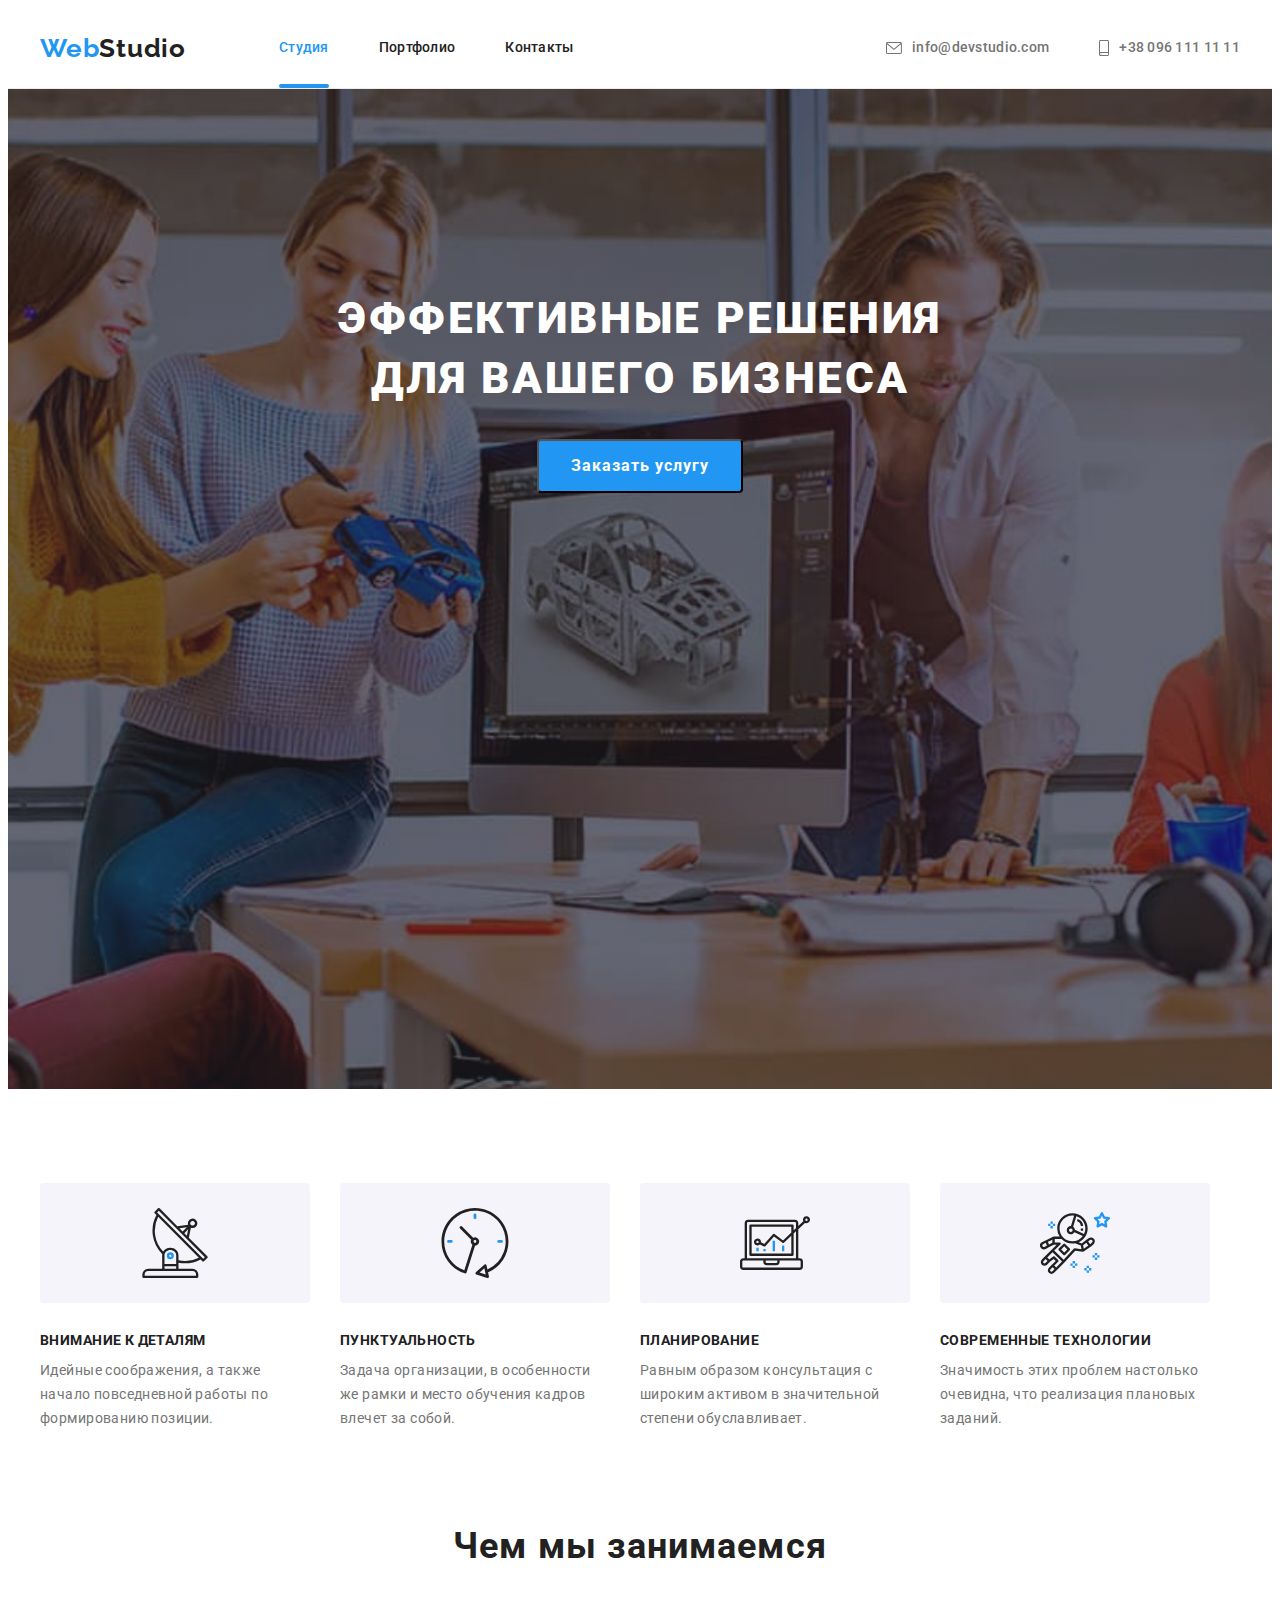
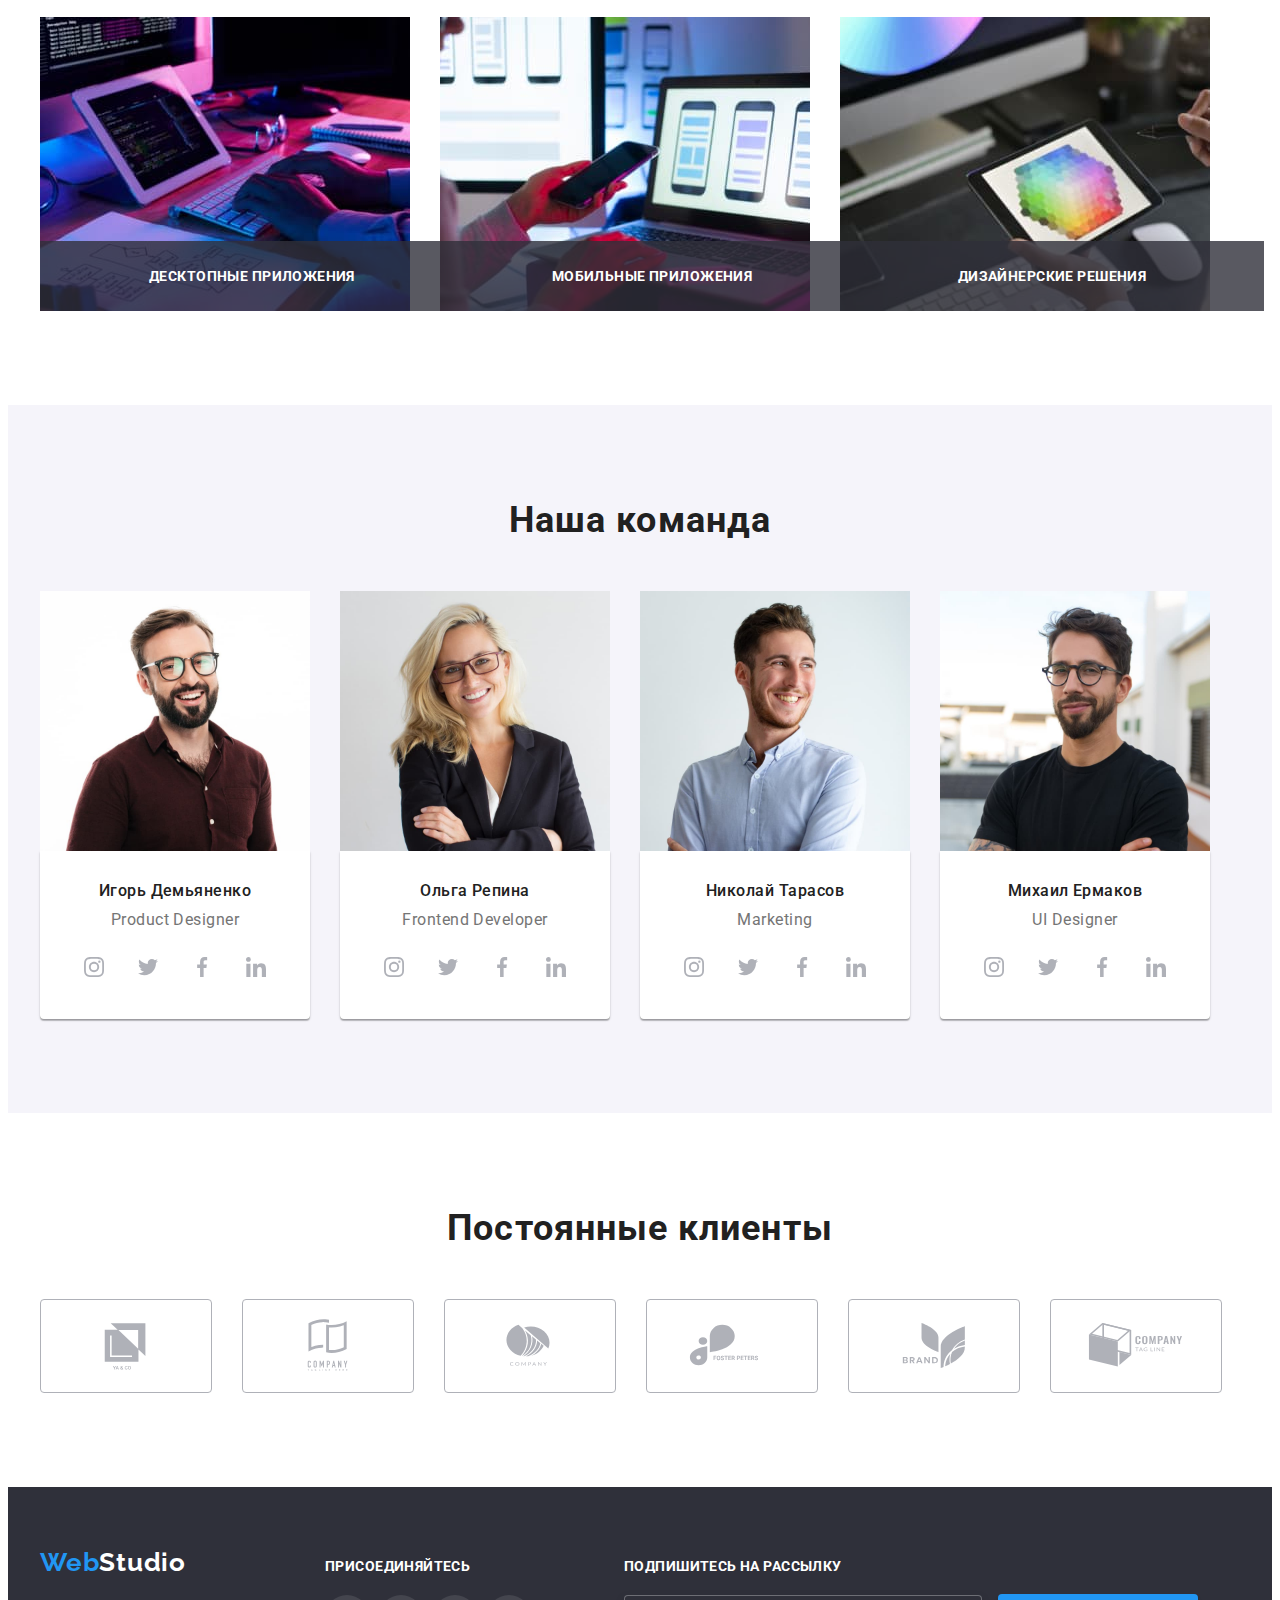
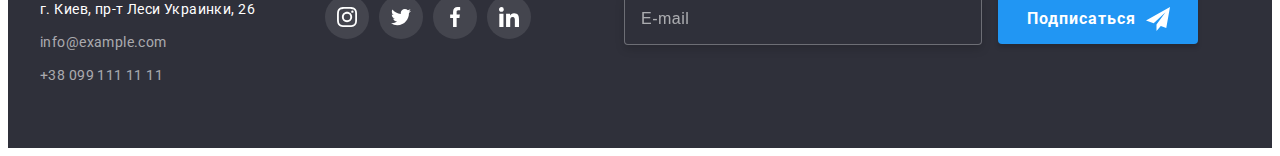
<file: index.html>
<!DOCTYPE html>
<html lang="en">
    <head>
        <meta charset="UTF-8">
        <meta http-equiv="X-UA-Compatible" content="IE=edge">
        <meta name="viewport" content="width=device-width, initial-scale=1.0">
        <title>WebStudio</title>
        <link rel="stylesheet" href="https://cdnjs.cloudflare.com/ajax/libs/modern-normalize/1.1.0/modern-normalize.min.css"
            integrity="sha512-wpPYUAdjBVSE4KJnH1VR1HeZfpl1ub8YT/NKx4PuQ5NmX2tKuGu6U/JRp5y+Y8XG2tV+wKQpNHVUX03MfMFn9Q=="
            crossorigin="anonymous" referrerpolicy="no-referrer" />
        <link rel="preconnect" href="https://fonts.googleapis.com">
        <link rel="preconnect" href="https://fonts.gstatic.com" crossorigin>
        <link href="https://fonts.googleapis.com/css2?family=Raleway:wght@700&family=Roboto:wght@400;500;700;900&display=swap"
            rel="stylesheet">
        <link rel="stylesheet" href="./css/styles.css">
    </head>
    <body>
        <!-- Меню нав. -->
        <header class="header">
            <div class="container header-nav">
                <a class="header-logo link" href="./index.html"><span class="logo">Web</span>Studio</a>
                <nav class="nav">
                    <ul class="header-list list">
                        <li class="header-item"><a class="header-link link current" href="./index.html">Студия</a></li>
                        <li class="header-item"><a class="header-link link" href="./portfolio.html">Портфолио</a></li>
                        <li class="header-item"><a class="header-link link" href="">Контакты</a></li>
                    </ul>
                </nav>
                <ul class="header-contacts list">
                    <li class="header-contact">
                        <a class="contact link" href="mailto:info@devstudio.com">
                        <svg class="header-icon envelope" width="16" height="12">
                            <use href="./images/symbol-defs.svg#icon-envelope"></use>
                        </svg>
                        info@devstudio.com
                        </a>
                    </li>
                    <li class="header-contact">
                        <a class="contact link" href="tel:+380961111111">
                        <svg class="header-icon smartphone" width="10" height="16">
                            <use href="./images/symbol-defs.svg#icon-smartphone"></use>
                        </svg>
                        +38 096 111 11 11
                        </a>
                    </li>
                </ul>
            </div>
        </header>
        <main>
            <!-- Герой -->
            <section class="hiro">
                <div class="container">
                    <h1 class="hiro-title">Эффективные решения для вашего бизнеса</h1>
                    <button class="hiro-btn" type="button" data-modal-open>Заказать услугу</button>
                </div>
            </section>
            <!-- Особенности -->
            <section class="features">
                <div class="container">
                    <h2 class="visually-hidden features-title">Наши особенности</h2>
                    <ul class="features-list list">
                        <li class="features-item">
                            <div class="features-link link">
                                <svg class="features-icon" width="70" height="70">
                                    <use href="./images/symbol-defs.svg#icon-antenna"></use>
                                </svg>
                            </div>
                            <h3 class="feature-title">Внимание к деталям</h3>
                            <p class="feature-text">Идейные соображения, а также начало повседневной работы по формированию позиции.</p>
                        </li>
                        <li class="features-item">
                            <div class="features-link link">
                                <svg class="features-icon" width="70" height="70">
                                    <use href="./images/symbol-defs.svg#icon-clock"></use>
                                </svg>
                            </div>
                            <h3 class="feature-title">Пунктуальность</h3>
                            <p class="feature-text">Задача организации, в особенности же рамки и место обучения кадров влечет за собой.</p>
                        </li>
                        <li class="features-item">
                            <div class="features-link link">
                                <svg class="features-icon" width="70" height="70">
                                    <use href="./images/symbol-defs.svg#icon-diagram"></use>
                                </svg>
                            </div>
                            <h3 class="feature-title">Планирование</h3>
                            <p class="feature-text">Равным образом консультация с широким активом в значительной степени обуславливает.</p>
                        </li>
                        <li class="features-item">
                            <div class="features-link link">
                                <svg class="features-icon" width="70" height="70">
                                    <use href="./images/symbol-defs.svg#icon-astronaut"></use>
                                </svg>
                            </div>
                            <h3 class="feature-title">Современные технологии</h3>
                            <p class="feature-text">Значимость этих проблем настолько очевидна, что реализация плановых заданий.</p>
                        </li>
                    </ul>
                </div>
            </section>
            <!-- Чем занимаются -->
            <section class="promo">
                <div class="container">
                    <h2 class="promo-title">Чем мы занимаемся</h2>
                    <ul class="promo-list list">
                        <li class="promo-item">
                            <img src="./images/tablet.jpg" alt="планшет" width="370" height="294"/>
                            <h3 class="promo-function">
                                Десктопные приложения
                            </h3>
                        </li>
                        <li class="promo-item">
                            <img src="./images/phone.jpg" alt="телефон" width="370" height="294">
                            <h3 class="promo-function">
                                Мобильные приложения
                            </h3>
                        </li>
                        <li class="promo-item">
                            <img src="./images/colors.jpg" alt="разсцетка" width="370" height="294">
                            <h3 class="promo-function">
                                Дизайнерские решения
                            </h3>
                        </li>
                    </ul>
                </div>
            </section>
            <!-- Команда -->
            <section class="team">
                <div class="container">
                    <h2 class="team-title">Наша команда</h2>
                    <ul class="team-list list">
                        <li class="team-item">
                            <img class="team-img" src="./images/img-1.jpg" alt="Игорь Демьяненко" width="270" height="260">
                            <div class="team-cont">
                                <h3 class="team-member">Игорь Демьяненко</h3>
                                <p class="team-function">Product Designer</p>
                                <ul class="team-soc-list list">
                                    <li class="team-soc-item">
                                        <a href="https://www.instagram.com/" class="team-link link">
                                            <svg class="team-icon" width="20" height="20">
                                                <use href="./images/symbol-defs.svg#icon-instagram"></use>
                                            </svg>
                                        </a>
                                    </li>
                                    <li class="team-soc-item">
                                        <a href="https://twitter.com/" class="team-link link">
                                            <svg class="team-icon" width="20" height="20">
                                                <use href="./images/symbol-defs.svg#icon-twitter"></use>
                                            </svg>
                                        </a>
                                    </li>
                                    <li class="team-soc-item">
                                        <a href="https://www.facebook.com/" class="team-link link">
                                            <svg class="team-icon" width="20" height="20">
                                                <use href="./images/symbol-defs.svg#icon-facebook"></use>
                                            </svg>
                                        </a>
                                    </li>
                                    <li class="team-soc-item">
                                        <a href="https://www.linkedin.com/" class="team-link link">
                                            <svg class="team-icon" width="20" height="20">
                                                <use href="./images/symbol-defs.svg#icon-linkedin"></use>
                                            </svg>
                                        </a>
                                    </li>
                                </ul>
                            </div>
                        </li>
                        <li class="team-item">
                            <img class="team-img" src="./images/img-2.jpg" alt="Ольга Репина" width="270" height="260">
                            <div class="team-cont">
                                <h3 class="team-member">Ольга Репина</h3>
                                <p class="team-function">Frontend Developer</p>
                                <ul class="team-soc-list list">
                                    <li class="team-soc-item">
                                        <a href="https://www.instagram.com/" class="team-link link">
                                            <svg class="team-icon" width="20" height="20">
                                                <use href="./images/symbol-defs.svg#icon-instagram"></use>
                                            </svg>
                                        </a>
                                    </li>
                                    <li class="team-soc-item">
                                        <a href="https://twitter.com/" class="team-link link">
                                            <svg class="team-icon" width="20" height="20">
                                                <use href="./images/symbol-defs.svg#icon-twitter"></use>
                                            </svg>
                                        </a>
                                    </li>
                                    <li class="team-soc-item">
                                        <a href="https://www.facebook.com/" class="team-link link">
                                            <svg class="team-icon" width="20" height="20">
                                                <use href="./images/symbol-defs.svg#icon-facebook"></use>
                                            </svg>
                                        </a>
                                    </li>
                                    <li class="team-soc-item">
                                        <a href="https://www.linkedin.com/" class="team-link link">
                                            <svg class="team-icon" width="20" height="20">
                                                <use href="./images/symbol-defs.svg#icon-linkedin"></use>
                                            </svg>
                                        </a>
                                    </li>
                                </ul>
                            </div>
                        </li>
                        <li class="team-item">
                            <img class="team-img" src="./images/img-3.jpg" alt="Николай Тарасов" width="270" height="260">
                            <div class="team-cont">
                                <h3 class="team-member">Николай Тарасов</h3>
                                <p class="team-function">Marketing</p>
                                <ul class="team-soc-list list">
                                    <li class="team-soc-item">
                                        <a href="https://www.instagram.com/" class="team-link link">
                                            <svg class="team-icon" width="20" height="20">
                                                <use href="./images/symbol-defs.svg#icon-instagram"></use>
                                            </svg>
                                        </a>
                                    </li>
                                    <li class="team-soc-item">
                                        <a href="https://twitter.com/" class="team-link link">
                                            <svg class="team-icon" width="20" height="20">
                                                <use href="./images/symbol-defs.svg#icon-twitter"></use>
                                            </svg>
                                        </a>
                                    </li>
                                    <li class="team-soc-item">
                                        <a href="https://www.facebook.com/" class="team-link link">
                                            <svg class="team-icon" width="20" height="20">
                                                <use href="./images/symbol-defs.svg#icon-facebook"></use>
                                            </svg>
                                        </a>
                                    </li>
                                    <li class="team-soc-item">
                                        <a href="https://www.linkedin.com/" class="team-link link">
                                            <svg class="team-icon" width="20" height="20">
                                                <use href="./images/symbol-defs.svg#icon-linkedin"></use>
                                            </svg>
                                        </a>
                                    </li>
                                </ul>
                            </div>
                        </li>
                        <li class="team-item">
                            <img class="team-img" src="./images/img-4.jpg" alt="Михаил Ермаков" width="270" height="260">
                            <div class="team-cont">
                                <h3 class="team-member">Михаил Ермаков</h3>
                                <p class="team-function">UI Designer</p>
                                <ul class="team-soc-list list">
                                    <li class="team-soc-item">
                                        <a href="https://www.instagram.com/" class="team-link link">
                                            <svg class="team-icon" width="20" height="20">
                                                <use href="./images/symbol-defs.svg#icon-instagram"></use>
                                            </svg>
                                        </a>
                                    </li>
                                    <li class="team-soc-item">
                                        <a href="https://twitter.com/" class="team-link link">
                                            <svg class="team-icon" width="20" height="20">
                                                <use href="./images/symbol-defs.svg#icon-twitter"></use>
                                            </svg>
                                        </a>
                                    </li>
                                    <li class="team-soc-item">
                                        <a href="https://www.facebook.com/" class="team-link link">
                                            <svg class="team-icon" width="20" height="20">
                                                <use href="./images/symbol-defs.svg#icon-facebook"></use>
                                            </svg>
                                        </a>
                                    </li>
                                    <li class="team-soc-item">
                                        <a href="https://www.linkedin.com/" class="team-link link">
                                            <svg class="team-icon" width="20" height="20">
                                                <use href="./images/symbol-defs.svg#icon-linkedin"></use>
                                            </svg>
                                        </a>
                                    </li>
                                </ul>
                            </div>
                        </li>
                    </ul>
                </div>
            </section>
            <!-- Клиенты -->
            <section class="clients">
                <div class="container">
                    <h2 class="clients-title">Постоянные клиенты</h2>
                    <ul class="clients-list list">
                        <li class="clients-item">
                            <a href="" class="clients-link link">
                                <svg class="client-icon" width="106" height="60">
                                    <use href="./images/symbol-defs.svg#icon-Logo1"></use>
                                </svg>
                            </a>
                        </li>
                        <li class="clients-item">
                            <a href="" class="clients-link link">
                                <svg class="client-icon" width="106" height="60">
                                    <use href="./images/symbol-defs.svg#icon-Logo2"></use>
                                </svg>
                            </a>
                        </li>
                        <li class="clients-item">
                            <a href="" class="clients-link link">
                                <svg class="client-icon" width="106" height="60">
                                    <use href="./images/symbol-defs.svg#icon-Logo3"></use>
                                </svg>
                            </a>
                        </li>
                        <li class="clients-item">
                            <a href="" class="clients-link link">
                                <svg class="client-icon" width="106" height="60">
                                    <use href="./images/symbol-defs.svg#icon-Logo4"></use>
                                </svg>
                            </a>
                        
                        </li>
                        <li class="clients-item">
                            <a href="" class="clients-link link">
                                <svg class="client-icon" width="106" height="60">
                                    <use href="./images/symbol-defs.svg#icon-Logo5"></use>
                                </svg>
                            </a>
                        </li>
                        <li class="clients-item">
                            <a href="" class="clients-link link">
                                <svg class="client-icon" width="106" height="60">
                                    <use href="./images/symbol-defs.svg#icon-Logo6"></use>
                                </svg>
                            </a>
                        </li>
                    </ul>
                </div>
            </section>
        </main>
        <!-- подвал -->
        <footer class="footer">
            <div class="container footer-cont">
                <div>
                    <a class="footer-logo link" href="./index.html"><span class="logo">Web</span>Studio</a>
                    <address class="footer-address">
                        <ul class="footer-list list">
                            <li class="footer-item"><a class="footer-location link" href="https://goo.gl/maps/wgvnbsvhfN1eCGzh8" target="_blank" rel="noreferrer noopener">г. Киев, пр-т Леси Украинки, 26</a></li>
                            <li class="footer-item"><a class="footer-contact link" href="mailto:info@example.com">info@example.com</a></li>
                            <li class="footer-item"><a class="footer-contact link" href="tel:+380991111111">+38 099 111 11 11</a></li>
                        </ul>
                    </address>
                </div>
                <div class="join">
                    <h2 class="join-titel">присоединяйтесь</h2>
                    <ul class="join-list list">
                        <li class="join-item">
                            <a href="https://www.instagram.com/" class="join-link link">
                                    <svg class="join-icon" width="20" height="20">
                                    <use href="./images/symbol-defs.svg#icon-instagram"></use>
                                </svg>
                            </a>
                        </li>
                        <li class="join-item">
                            <a href="https://twitter.com/" class="join-link link">
                                    <svg class="join-icon" width="20" height="20">
                                    <use href="./images/symbol-defs.svg#icon-twitter"></use>
                                </svg>
                            </a>
                        </li>
                        <li class="join-item">
                            <a href="https://www.facebook.com/" class="join-link link">
                                <svg class="join-icon" width="20" height="20">
                                    <use href="./images/symbol-defs.svg#icon-facebook"></use>
                                </svg>
                            </a>
                        </li>
                        <li class="join-item">
                            <a href="https://www.linkedin.com/" class="join-link link">
                                <svg class="join-icon" width="20" height="20">
                                    <use href="./images/symbol-defs.svg#icon-linkedin"></use>
                                </svg>
                            </a>
                        </li>
                    </ul>
                </div>
                <div class="subscribe">
                    <label for="subscrybe-title" class="subscrybe-title">Подпишитесь на рассылку</label>
                    <input type="email" id="subscrybe-title" class="subscrybe-input" placeholder="E-mail">
                    <button type="submit" class="subscribe-submit">
                        Подписаться
                        <svg class="subscrybe-icon" width="24" height="24">
                            <use href="./images/symbol-defs.svg#icon-send"></use>
                        </svg>
                    </button>
                </div>
            </div>
        </footer>
        <div class="backdrop is-hidden" data-modal>
            <div class="modal">
                <button class="modal-close" type="button" data-modal-close>
                    <svg class="modal-icon" width="30" height="30">
                        <use href="./images/symbol-defs.svg#icon-close"></use>
                    </svg>
                </button>
                <p class="modal-title">Оставьте свои данные, мы вам перезвоним</p>
                <form class="user-form">
                    <div class="form-field">
                        <label for="user-name" class="user-title">Имя</label>
                        <div class="input-wrap">
                            <input 
                            name="username"
                            type="text"
                            class="user-input" 
                            id="user-name">
                            <svg class="form-icon" width="12" height="12">
                                <use href="./images/symbol-defs.svg#icon-name"></use>
                            </svg>
                        </div>
                    </div>
                    <div class="form-field">
                        <label for="user-tel" class="user-title">Телефон</label>
                        <div class="input-wrap">
                            <input 
                            name="tel"
                            type="tel" 
                            class="user-input" 
                            id="user-tel">
                            <svg class="form-icon" width="13" height="13">
                                <use href="./images/symbol-defs.svg#icon-tel"></use>
                            </svg>
                        </div>
                    </div>
                    <div class="form-field">
                        <label for="user-email" class="user-title">Почта</label>
                        <div class="input-wrap">
                            <input 
                            name="email"
                            type="email" 
                            class="user-input" 
                            id="user-email">
                            <svg class="form-icon" width="15" height="12">
                                <use href="./images/symbol-defs.svg#icon-email"></use>
                            </svg>
                        </div>
                    </div>
                    <div class="form-feedback">
                        <label for="user-feedback" class="user-title">Комментарий</label>
                        <textarea 
                        name="feedback" 
                        id="user-feedback" 
                        class="user-feedback" 
                        placeholder="Введите текст"></textarea>
                    </div>
                    <div class="form-checkbox">
                        <input 
                        name="agree"
                        type="checkbox" 
                        class="checkbox visually-hidden" 
                        id="user-agreement">
                        <label for="user-agreement" class="user-agreement">
                            <span class="check-icon">
                                <svg class="icon-checkbox" width="16" height="15">
                                    <use href="./images/symbol-defs.svg#icon-checkbox"></use>
                                </svg>
                            </span>
                            Соглашаюсь с рассылкой и принимаю   
                            <a href="" class="link-agreemant">Условия договора</a>
                        </label>
                    </div>
                     
                    <button class="submit" type="submit">Отправить</button>
                </form>
            </div>
        </div>
        <script src="./js/modal.js"></script>
    </body>
   </html>
</file>
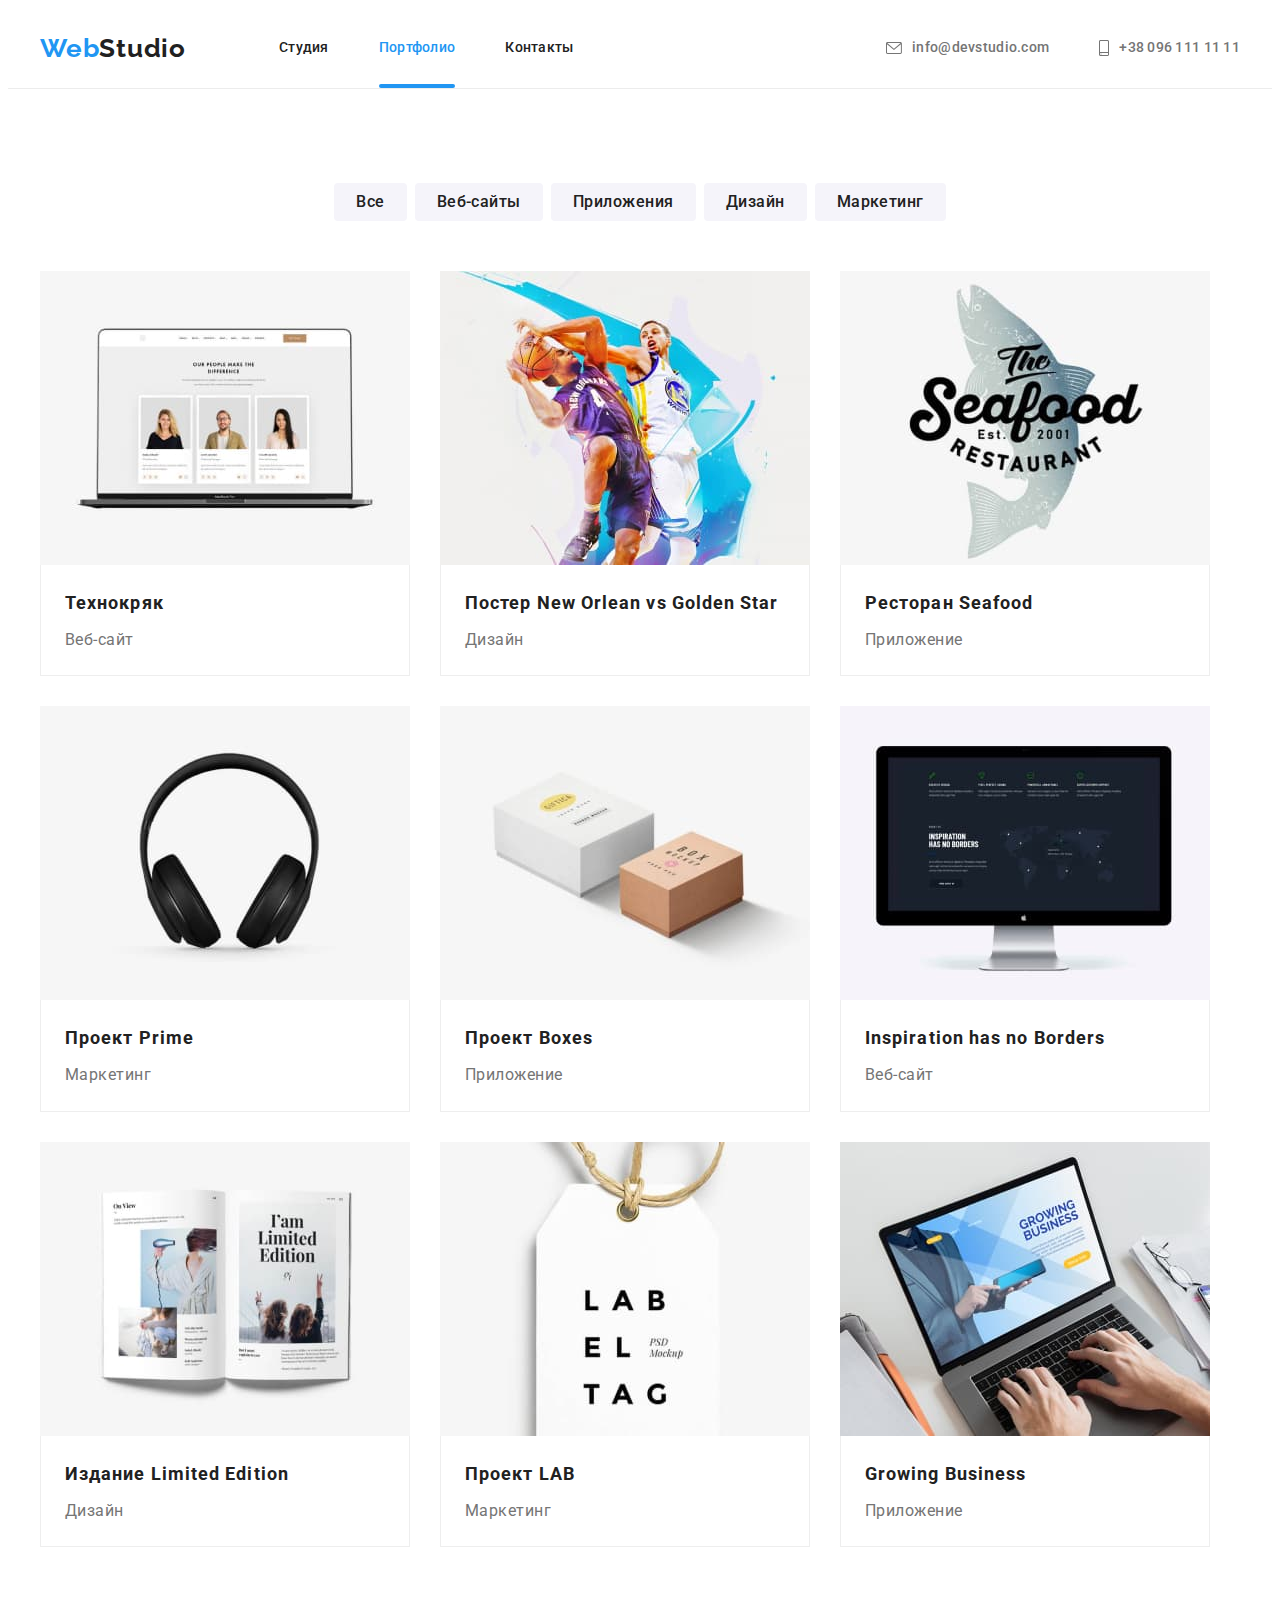
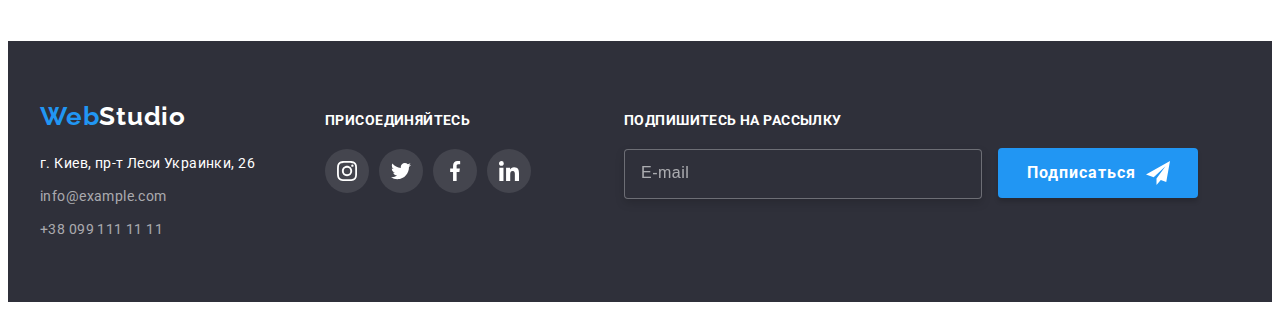
<file: portfolio.html>
<!DOCTYPE html>
<html lang="en">
<head>
    <meta charset="UTF-8">
    <meta http-equiv="X-UA-Compatible" content="IE=edge">
    <meta name="viewport" content="width=device-width, initial-scale=1.0">
    <title>WebStudio</title>
    <link rel="stylesheet" href="https://cdnjs.cloudflare.com/ajax/libs/modern-normalize/1.1.0/modern-normalize.min.css"
        integrity="sha512-wpPYUAdjBVSE4KJnH1VR1HeZfpl1ub8YT/NKx4PuQ5NmX2tKuGu6U/JRp5y+Y8XG2tV+wKQpNHVUX03MfMFn9Q=="
        crossorigin="anonymous" referrerpolicy="no-referrer" />
    <link rel="preconnect" href="https://fonts.googleapis.com">
    <link rel="preconnect" href="https://fonts.gstatic.com" crossorigin>
    <link href="https://fonts.googleapis.com/css2?family=Raleway:wght@700&family=Roboto:wght@400;500;700;900&display=swap"
        rel="stylesheet">
    <link rel="stylesheet" href="./css/styles.css">
</head>
<body>
    <!-- Меню нав. -->
    <header class="header">
        <div class="container header-nav">
                <a class="header-logo link" href="./index.html"><span class="logo">Web</span>Studio</a>
            <nav class="nav">
                <ul class="header-list list">
                    <li class="header-item"><a class="header-link link" href="./index.html">Студия</a></li>
                    <li class="header-item"><a class="header-link link current" href="./portfolio.html">Портфолио</a></li>
                    <li class="header-item"><a class="header-link link" href="">Контакты</a></li>
                </ul>
            </nav>
            <ul class="header-contacts list">
                <li class="header-contact">
                    <a class="contact link" href="mailto:info@devstudio.com">
                        <svg class="header-icon envelope" width="16" height="12">
                            <use href="./images/symbol-defs.svg#icon-envelope"></use>
                        </svg>
                        info@devstudio.com
                    </a>
                </li>
                <li class="header-contact">
                    <a class="contact link" href="tel:+380961111111">
                        <svg class="header-icon smartphone" width="10" height="16">
                            <use href="./images/symbol-defs.svg#icon-smartphone"></use>
                        </svg>
                        +38 096 111 11 11
                    </a>
                </li>
            </ul>
        </div>
    </header>
    <main class="main-project">
        <!-- Проекты -->
        <section class="section-project">
            <div class="container">
                <h1 class="visually-hidden project">Проекты</h1>
                <ul class="project-buttons list">
                    <li class="button-item"><button type="button" class="project-btn">Все</button></li>
                    <li class="button-item"><button type="button" class="project-btn">Веб-сайты</button></li>
                    <li class="button-item"><button type="button" class="project-btn">Приложения</button></li>
                    <li class="button-item"><button type="button" class="project-btn">Дизайн</button></li>
                    <li class="button-item"><button type="button" class="project-btn">Маркетинг</button></li>
                </ul>
                <ul class="project-list list">
                    <li class="project-item">
                        <a href="" class="project-link link">
                            <div class="project-action">
                                <img class="project-img" src="./images/techno.jpg" alt="Technocrack" width="370" height="294">
                                <p class="project-discription">
                                    Ресурс предлагает комплексные предложения с разным уровнем функционала и сервисов. Все
                                    это позволит посетителю получить исчерпывающие сведения о компании или частном лице.
                                </p>
                            </div>
                            <div class="project-cont">
                                <h2 class="project-title">Технокряк</h2>
                                <p class="project-text">Веб-сайт</p>
                            </div>
                            
                        </a>
                    </li>
                    <li class="project-item">
                        <a href="" class="project-link link">
                            <div class="project-action">
                                <img src="./images/basketboll.jpg" alt="basketboll" width="370" height="294">
                                <p class="project-discription">
                                    Ресурс предлагает комплексные предложения с разным уровнем функционала и сервисов. Все
                                    это позволит посетителю получить исчерпывающие сведения о компании или частном лице.
                                </p>
                            </div>
                            <div class="project-cont">
                                <h2 class="project-title">Постер New Orlean vs Golden Star</h2>
                                <p class="project-text">Дизайн</p>
                            </div>
                        </a>
                    </li>
                    <li class="project-item">
                        <a href="" class="project-link link">
                            <div class="project-action">
                                <img src="./images/seafood.jpg" alt="Seafood" width="370" height="294">
                                <p class="project-discription">
                                    Ресурс предлагает комплексные предложения с разным уровнем функционала и сервисов. Все
                                    это позволит посетителю получить исчерпывающие сведения о компании или частном лице.
                                </p>
                            </div>
                            <div class="project-cont">
                                <h2 class="project-title">Ресторан Seafood</h2>
                                <p class="project-text">Приложение</p>
                            </div>
                        </a>
                    </li>
                    <li class="project-item">
                        <a href="" class="project-link link">
                            <div class="project-action">
                                <img src="./images/prime.jpg" alt="Prime" width="370" height="294">
                                <p class="project-discription">
                                    Ресурс предлагает комплексные предложения с разным уровнем функционала и сервисов. Все
                                    это позволит посетителю получить исчерпывающие сведения о компании или частном лице.
                                </p>
                            </div>
                            <div class="project-cont">
                                <h2 class="project-title">Проект Prime</h2>
                                <p class="project-text">Маркетинг</p>
                            </div>
                        </a>
                    </li>
                        <li class="project-item">
                            <a href="" class="project-link link">
                                <div class="project-action">
                                    <img src="./images/boxes.jpg" alt="Boxes" width="370" height="294">
                                    <p class="project-discription">
                                        Ресурс предлагает комплексные предложения с разным уровнем функционала и сервисов. Все
                                        это позволит посетителю получить исчерпывающие сведения о компании или частном лице.
                                    </p>
                                </div>
                                <div class="project-cont">
                                    <h2 class="project-title">Проект Boxes</h2>
                                    <p class="project-text">Приложение</p>
                                </div>
                            </a>
                        </li>
                        <li class="project-item">
                            <a href="" class="project-link link">
                                <div class="project-action">
                                    <img src="./images/inspiration.jpg" alt="Inspiration" width="370" height="294">
                                    <p class="project-discription">
                                        Ресурс предлагает комплексные предложения с разным уровнем функционала и сервисов. Все
                                        это позволит посетителю получить исчерпывающие сведения о компании или частном лице.
                                    </p>
                                </div>
                                <div class="project-cont">
                                    <h2 class="project-title">Inspiration has no Borders</h2>
                                    <p class="project-text">Веб-сайт</p>
                                </div>
                            </a>
                        </li>
                        <li class="project-item">
                            <a href="" class="project-link link">
                                <div class="project-action">
                                    <img src="./images/edition.jpg" alt="Edition" width="370" height="294">
                                    <p class="project-discription">
                                        Ресурс предлагает комплексные предложения с разным уровнем функционала и сервисов. Все
                                        это позволит посетителю получить исчерпывающие сведения о компании или частном лице.
                                    </p>
                                </div>
                                <div class="project-cont">
                                    <h2 class="project-title">Издание Limited Edition</h2>
                                    <p class="project-text">Дизайн</p>
                                </div>
                            </a>
                        </li>
                        <li class="project-item">
                            <a href="" class="project-link link">
                                <div class="project-action">
                                    <img src="./images/lab.jpg" alt="Lab" width="370" height="294">
                                    <p class="project-discription">
                                        Ресурс предлагает комплексные предложения с разным уровнем функционала и сервисов. Все
                                        это позволит посетителю получить исчерпывающие сведения о компании или частном лице.
                                    </p>
                                </div>
                                <div class="project-cont">
                                    <h2 class="project-title">Проект LAB</h2>
                                    <p class="project-text">Маркетинг</p>
                                </div>
                            </a>
                        </li>
                        <li class="project-item">
                            <a href="" class="project-link link">
                                <div class="project-action">
                                    <img src="./images/business.jpg" alt="Business" width="370" height="294">
                                    <p class="project-discription">
                                        Ресурс предлагает комплексные предложения с разным уровнем функционала и сервисов. Все
                                        это позволит посетителю получить исчерпывающие сведения о компании или частном лице.
                                    </p>
                                </div>
                                <div class="project-cont">
                                    <h2 class="project-title">Growing Business</h2>
                                    <p class="project-text">Приложение</p>
                                </div>
                            </a>
                        </li>
                </ul>
            </div>
        </section>
    </main>
    <!-- подвал -->
    <footer class="footer">
        <div class="container footer-cont">
            <div>
                <a class="footer-logo link" href="./index.html"><span class="logo">Web</span>Studio</a>
                <address class="footer-address">
                    <ul class="footer-list list">
                        <li class="footer-item"><a class="footer-location link" href="https://goo.gl/maps/wgvnbsvhfN1eCGzh8"
                                target="_blank" rel="noreferrer noopener">г. Киев, пр-т Леси Украинки, 26</a></li>
                        <li class="footer-item"><a class="footer-contact link" href="mailto:info@example.com">info@example.com</a>
                        </li>
                        <li class="footer-item"><a class="footer-contact link" href="tel:+380991111111">+38 099 111 11 11</a></li>
                    </ul>
                </address>
            </div>
            <div class="join">
                <h2 class="join-titel">присоединяйтесь</h2>
                <ul class="join-list list">
                    <li class="join-item">
                        <a href="https://www.instagram.com/" class="join-link link">
                            <svg class="join-icon" width="20" height="20">
                                <use href="./images/symbol-defs.svg#icon-instagram"></use>
                            </svg>
                        </a>
                    </li>
                    <li class="join-item">
                        <a href="https://twitter.com/" class="join-link link">
                            <svg class="join-icon" width="20" height="20">
                                <use href="./images/symbol-defs.svg#icon-twitter"></use>
                            </svg>
                        </a>
                    </li>
                    <li class="join-item">
                        <a href="https://www.facebook.com/" class="join-link link">
                            <svg class="join-icon" width="20" height="20">
                                <use href="./images/symbol-defs.svg#icon-facebook"></use>
                            </svg>
                        </a>
                    </li>
                    <li class="join-item">
                        <a href="https://www.linkedin.com/" class="join-link link">
                            <svg class="join-icon" width="20" height="20">
                                <use href="./images/symbol-defs.svg#icon-linkedin"></use>
                            </svg>
                        </a>
                    </li>
                </ul>
            </div>
            <div class="subscribe">
                <label for="subscrybe-title" class="subscrybe-title">Подпишитесь на рассылку</label>
                <input type="email" id="subscrybe-title" class="subscrybe-input" placeholder="E-mail">
                <button type="submit" class="subscribe-submit">
                    Подписаться
                    <svg class="subscrybe-icon" width="24" height="24">
                        <use href="./images/symbol-defs.svg#icon-send"></use>
                    </svg>
                </button>
            </div>
        </div>
        
    </footer>
</body>
</html>
</file>
<file: css/styles.css>
:root {
  --primary-color: #212121;
  --secondary-color: #757575;
  --accent-color: #2196f3;
  --icon-color: #AFB1B8;
}

body {
  font-family: roboto, sans-serif;
  color: var(--primary-color);
}

p,
h1,
h2,
h3,
h4,
h5,
h6 {
  margin: 0;
}

ul {
  margin: 0;
  padding-left: 0;
}

img {
  display: block;
}

.list {
  list-style: none;
}

.link {
  text-decoration: none;
}

.container {
  width: 1200px;
  padding-left: 15px;
  padding-right: 15px;
  margin: 0 auto;

}

.visually-hidden {
  position: absolute;
  width: 1px;
  height: 1px;
  margin: -1px;
  border: 0;
  padding: 0;
  white-space: nowrap;
  clip-path: inset(100%);
  clip: rect(0 0 0 0);
  overflow: hidden;
}

/* ---------Меню нав---------- */
.header {
  background-color: #ffffff;
  border-bottom: 1px solid #ECECEC;
}

.header-nav{
  display: flex;
  align-items: center;
  }

.header-logo,
.logo {
  font-family: Raleway, sans-serif;
  font-weight: 700;
  font-size: 26px;
  line-height: 1.19;
  letter-spacing: 0.03em;
  color: inherit;
  }

.logo {
  color: var(--accent-color);
}

.nav {
  margin-left: 93px;
}

.header-list,
.header-contacts {
  display: flex;
}

.header-contacts {
  margin-left: auto;
  align-items: center;
}

.header-item:not(:last-child) {
  margin-right: 50px;
}

.header-item {
position: relative;
}

.header-contacts .header-contact + .header-contact {
  margin-left: 50px;
}

.header-link,
.contact {
  display: block;
  padding-top: 32px;
  padding-bottom: 32px;

  font-weight: 500;
  font-size: 14px;
  line-height: 1.14;
  letter-spacing: 0.02em;
  color: inherit;
  transition: color 250ms cubic-bezier(0.4, 0, 0.2, 1);
}

.header-link::after {
  content: '';
  display: block;
  width: 100%;
  height: 4px;
  border-radius: 2px;
  background-color: var(--accent-color);

  position: absolute;
  left: 0;
  bottom: 0;
  opacity: 0;
  transition: opacity 250ms cubic-bezier(0.4, 0, 0.2, 1);
}

.header-link:hover,
.header-link:focus {
  color: var(--accent-color);
}

.header-list .link.current {
  color: var(--accent-color);
}

.current.header-link::after {
  opacity: 1;
}

.header-icon {
  margin-right: 10px;
  fill: var(--secondary-color);
  transition: fill 250ms cubic-bezier(0.4, 0, 0.2, 1);
}

.contact:hover .header-icon,
.contact:focus .header-icon {
  fill: var(--accent-color);
}
 
.contact {
  color: var(--secondary-color);
  display: flex;
  align-items: center;
  justify-content: center;
}

.contact:hover,
.contact:focus {
  color: var(--accent-color);
}

/* ---------Герой--------- */
.hiro {
  background-color: #2f303a;
  padding-top: 200px;
  padding-bottom: 200px;

  max-width: 1600px;
  height: 600px;
  margin-right: auto;
  margin-left: auto;
  background-image:linear-gradient(
    to right,
    rgba(47, 48, 58, 0.4),
    rgba(47, 48, 58, 0.4)
  ), 
  url(../images/webstudio.jpg);
  background-repeat: no-repeat;
  background-position: center;
  background-size: cover;
  }

.hiro-title {
  max-width: 696px;

  font-weight: 900;
  font-size: 44px;
  line-height: 1.36;
  text-align: center;
  letter-spacing: 0.06em;
  text-transform: uppercase;
  color: #ffffff;

  margin: 0 auto;
}

.hiro-btn {
  min-width: 200px;
  padding: 10px 32px;
  display: block;
  margin: 30px auto 0 auto;
  border-radius: 4px;
 
  font-family: inherit;
  font-weight: 700;
  font-size: 16px;
  line-height: 1.88;
  text-align: center;
  letter-spacing: 0.06em;

  color: #ffffff;
  background: var(--accent-color);
  cursor: pointer;
}

/* ------------Особенности----------- */
.features {
  padding-top: 94px;
  padding-bottom: 94px;
}

.features-list {
  display: flex;
}

.features-item {
  margin-right: 30px;
  width: 270px;
}

.features-item:last-child {
  margin-right: 0;
}

.features-link {
  width: 270px;
  height: 120px;
  background: #F5F4FA;
  border-radius: 4px;

  display: flex;
  justify-content: center;
  align-items: center;

  margin-bottom: 30px;
}

.feature-title {
  font-weight: 700;
  font-size: 14px;
  line-height: 1.14;
  letter-spacing: 0.03em;
  text-transform: uppercase;

  margin-bottom: 10px;
  }

.feature-text {
  font-size: 14px;
  line-height: 1.71;
  letter-spacing: 0.03em;
  color: var(--secondary-color);
}

/* -------------Чем занимаемся---------- */
.promo {
  padding-bottom: 94px;
}
.promo-title,
.team-title {
  font-weight: 700;
  font-size: 36px;
  line-height: 1.17;
  text-align: center;
  letter-spacing: 0.03em;

  margin-bottom: 50px;
}

.promo-list {
  display: flex;
}

.promo-item {
  margin-right: 30px;
  position: relative;
}

.promo-item:last-child {
  margin-right: 0;
}

.promo-function {
  font-weight: 700;
  font-size: 14px;
  line-height: 16px;
  text-align: center;
  letter-spacing: 0.03em;
  text-transform: uppercase;
  color: #FFFFFF;
  background: rgba(47, 48, 58, 0.8);

  position: absolute;
  bottom: 0;
  width: 100%;
  padding: 27px;
}
/* --------------Команда----------------- */
.team {
  background-color: #f5f4fa;
  
  padding-top: 94px;
  padding-bottom: 94px;
}

 .team-list {
   display: flex;
}

 .team-item {
  margin-right: 30px;
  background: #FFFFFF
}

.team-item:last-child {
  margin-right: 0;
}

/* .team-title {
  font-weight: 700;
  font-size: 36px;
  line-height: 1.17;
  text-align: center;
  letter-spacing: 0.03em;
  color: var(--primary-color);
} */

.team-cont {
  padding-top: 30px;
  padding-bottom: 30px;
  box-shadow: 0px 1px 3px rgba(0, 0, 0, 0.12),
  0px 1px 1px rgba(0, 0, 0, 0.14),
  0px 2px 1px rgba(0, 0, 0, 0.2);
  border-radius: 0px 0px 4px 4px;
}

.team-member,
.team-function {
  font-weight: 500;
  font-size: 16px;
  line-height: 1.19;
  text-align: center;
  letter-spacing: 0.03em;
  }

.team-function {
  margin-top: 10px;
  font-weight: 400;
  color: var(--secondary-color);
}

.team-soc-item:not(:last-child) {
  margin-right: 10px;
}
.team-link {
  width: 44px;
  height: 44px;
  justify-content: center;
  align-items: center;
  border-radius: 50%;
  display: flex;

  transition: background-color 250ms cubic-bezier(0.4, 0, 0.2, 1);
}

.team-link:hover,
.team-link:focus {
  background-color: var(--accent-color);
}

.team-link:hover .team-icon,
.team-link:focus .team-icon {
  fill: #fff;
}

.team-soc-list {
  display: flex;
  justify-content: center;
  margin-top: 16px;
 }

.team-icon {
  fill: var(--icon-color);
  transition: fill 250ms cubic-bezier(0.4, 0, 0.2, 1);
}
/*---------------Клиенты-------------*/
.clients {
  padding-top: 94px;
  padding-bottom: 94px;
}

.clients-title {
  
  font-weight: 700;
  font-size: 36px;
  line-height: 1.17;
  text-align: center;
  letter-spacing: 0.03em;
  
  color: var(--primary-color);
  
  margin-bottom: 50px;
}

.clients-list {
  display: flex;
}

.clients-link {
  width: 170px;
  height: 92px;
  border: 1px solid #AFB1B8;
  border-radius: 4px;
  display: flex;
  justify-content: center;
  align-items: center;

  transition: border 250ms cubic-bezier(0.4, 0, 0.2, 1);
}

.clients-item:not(:last-child) {
  margin-right: 30px;
}

.clients-link:hover .client-icon,
.clients-link:focus .client-icon {
  fill: var(--accent-color);
}

.clients-link:hover,
.clients-link:focus {
  border: 1px solid var(--accent-color);
}

.client-icon {
  fill: var(--icon-color);
  transition: fill 250ms cubic-bezier(0.4, 0, 0.2, 1);
}

/* --------------Подвал-------------- */
.footer {
  background: #2f303a;
  padding-top: 60px;
  padding-bottom: 60px;
 }

.footer-cont {
  display: flex;
  align-items: baseline;
}

.footer-logo {
  display: block;
  font-family: Raleway, sans-serif;
  font-weight: 700;
  font-size: 26px;
  line-height: 1.19;
  letter-spacing: 0.03em;
  color: #ffffff;

  margin-bottom: 20px;
}

.footer-address {
  font-style: normal;
}

.footer-contact,
.footer-location {
  font-size: 14px;
  line-height: 1.71;
  letter-spacing: 0.03em;
  color: rgba(255, 255, 255, 0.6);
}
.footer-location {
  color: #ffffff;
}

.footer-item {
  margin-top: 9px;
}

.footer-item:first-child {
  margin-top: 0;
}
.footer-contact {
  display: block;
}

.join {
  margin-left: 70px;
}
.join-titel {
  font-weight: 700;
  font-size: 14px;
  line-height: 1.14;
  letter-spacing: 0.03em;
  text-transform: uppercase;
  
  color: #FFFFFF;

    margin-bottom: 20px;  
}

.join-list {
  display: flex;
}

.join-item:not(:last-child) {
margin-right: 10px;
}

.join-link {
  width: 44px;
  height: 44px;
  display: flex;
  justify-content: center;
  align-items: center;

  background-color: rgba(255, 255, 255, 0.1);
  border-radius:  50%;

  transition: background-color 250ms cubic-bezier(0.4, 0, 0.2, 1);
}

.join-link:hover,
.join-link:focus {
  background-color: var(--accent-color);
}

.join-icon {
  fill: #fff;
}
/* -------------Подписаться------------- */
.subscribe {
  margin-left: 93px;
}

.subscrybe-title {
  font-weight: 700;
  font-size: 14px;
  line-height: 16px;
  letter-spacing: 0.03em;
  text-transform: uppercase;
  color: #FFFFFF;
  display: block;
  margin-bottom: 20px;
  
}

.subscrybe-input {
  width: 358px;
  height: 50px;
  border: 1px solid rgba(255, 255, 255, 0.3);
  box-sizing: border-box;
  filter: drop-shadow(0px 4px 4px rgba(0, 0, 0, 0.15));
  border-radius: 4px;
  background-color: #2F303A;
  color: #fff;
  padding-left: 16px;
  margin-right: 12px;
}

.subscrybe-input::placeholder {
  font-size: 16px;
  letter-spacing: 0.03em;
  color: rgba(255, 255, 255, 0.6);
}

.subscribe-submit {
  position: relative;
  
  width: 200px;
  height: 50px;
  font-family: inherit;
  font-weight: 700;
  font-size: 16px;
  line-height: 1.88px;
  text-align: left;
  letter-spacing: 0.06em;
  color: #FFFFFF;
  padding-left: 29px;

  background: var(--accent-color);
  border: 0;
  box-shadow: 0px 4px 4px rgba(0, 0, 0, 0.15);
  border-radius: 4px;
  cursor: pointer;
}

.subscrybe-icon {
  position: absolute;
  fill: #fff;
  margin-left: 10px;
  top: 50%;
  transform: translateY(-50%);
}
/* -------------Портфолио--------------- */
.main-project {
  padding-top: 94px;
  padding-bottom: 94px;
}

.project-buttons {
  display: flex;
  justify-content: center;

  margin-bottom: 50px;
}

.button-item {
  margin-right: 8px;
}

.button-item:last-child {
  margin-right: 0px;
}

.project-list {
  display: flex;
  flex-wrap: wrap;
}

.project-btn {
  font-family: inherit;
  font-weight: 500;
  font-size: 16px;
  line-height: 1.62;
  text-align: center;
  letter-spacing: 0.03em;
  color: var(--primary-color);
  background-color: #F5F4FA;
  cursor: pointer;
  border: 0;
  border-radius: 4px;
  padding: 6px 22px;
  transition: background-color 250ms cubic-bezier(0.4, 0, 0.2, 1),
   color 250ms cubic-bezier(0.4, 0, 0.2, 1),
   box-shadow 250ms cubic-bezier(0.4, 0, 0.2, 1);
}

.project-btn:hover,
.project-btn:focus {
  background-color: var(--accent-color);
  color: #FFFFFF;
  box-shadow: 0px 3px 1px rgba(0, 0, 0, 0.1),
  0px 1px 2px rgba(0, 0, 0, 0.08),
  0px 2px 2px rgba(0, 0, 0, 0.12);
  border-radius: 4px;
}

.project-item {
  margin-right: 30px;
  margin-bottom: 30px;
}

.project-item:nth-child(3n) {
  margin-right: 0;
}

.project-item:nth-last-child(-n+3) {
  margin-bottom: 0;
  
}

.project-link {
  display: block;
  color: inherit;
  transition: box-shadow 250ms cubic-bezier(0.4, 0, 0.2, 1)
}

.project-link:hover, 
.project-link:focus {
  box-shadow: 0px 1px 1px rgba(0, 0, 0, 0.12),
  0px 4px 4px rgba(0, 0, 0, 0.06),
  1px 4px 6px rgba(0, 0, 0, 0.16);
}

.project-link:hover .project-discription,
.project-link:focus .project-discription {
 transform: translateY(0);
}


.project-action {
  position: relative;
  overflow: hidden;
}

.project-cont {
  padding-top: 20px;
  padding-bottom: 20px;
  border: 1px solid #EEEEEE;
  border-top: none;
  background-color: #fff;
  padding-left: 24px;
}

.project-title {
  font-weight: 700;
  font-size: 18px;
  line-height: 2;
  letter-spacing: 0.06em;
}

.project-text {
  font-size: 16px;
  line-height: 1.9;
  letter-spacing: 0.03em;
  color: var(--secondary-color);

  margin-top: 4px;
}


.project-discription {
  font-size: 18px;
  line-height: 1.56;
  letter-spacing: 0.03em;
  color: #fff;
  padding: 63px 24px;
  background-color: rgba(33, 150, 243, 0.9);
    
  top: 0;
  left: 0;
  position: absolute;
  height: 100%;
  transform: translateY(100%);
  transition: transform 250ms cubic-bezier(0.4, 0, 0.2, 1);
}

.backdrop {
  position: fixed;
  top: 0;
  width: 100%;
  height: 100%;
  background: rgba(0, 0, 0, 0.2);
  transition: opacity 250ms, visibility 250ms;
}

.backdrop.is-hidden .modal {
  transform: rotate(250deg) scale(.1) ;
}

.modal {
  width: 528px;
  min-height: 581px;
  background-color: #fff;
  border-radius: 4px;
  position: absolute;
  top: 50%;
  left: 50%;
  transform: translate(-50%,-50%);
  padding: 40px;

  box-shadow: 0px 1px 3px rgba(0, 0, 0, 0.12),
  0px 1px 1px rgba(0, 0, 0, 0.14),
  0px 2px 1px rgba(0, 0, 0, 0.2);
}

.modal-close {
  width: 30px;
  height: 30px;
  background-color: transparent;
  border-radius: 50%;
  cursor: pointer;

  position: absolute;
  top: 8px;
  right: 8px;
}

.modal-close:focus .modal-icon {
  fill: #2196F3;
  box-shadow: 0px 1px 3px rgba(0, 0, 0, 0.12),
  0px 1px 1px rgba(0, 0, 0, 0.14),
  0px 2px 1px rgba(0, 0, 0, 0.2);
}

.modal-icon {
  position: absolute;
  background-color: #fff;
  border-radius: 50%;
  top: 50%;left: 50%;
  transform: translate(-50%,-50%);
  fill: #000000;
  stroke-opacity: 0.1;
  transition: fill 250ms cubic-bezier(0.4, 0, 0.2, 1),
  box-shadow 250ms cubic-bezier(0.4, 0, 0.2, 1);
}

.modal-icon:hover {
  fill: #2196F3;
  box-shadow: 0px 1px 3px rgba(0, 0, 0, 0.12),
  0px 1px 1px rgba(0, 0, 0, 0.14),
  0px 2px 1px rgba(0, 0, 0, 0.2);
}

.is-hidden {
  opacity: 0;
  pointer-events: none;
  visibility: hidden;
}

.modal-title {
  font-weight: 700;
  font-size: 20px;
  line-height: 23px;
  text-align: center;
  letter-spacing: 0.03em;
  color: var(--primary-color);
  margin-bottom: 12px;
}
/* ----------Форма пользователя------------- */
.form-field {
  margin-bottom: 10px;
}

.input-wrap {
  position: relative;
}

.user-input {
  width: 448px;
  height: 40px;
  border: 1px solid rgba(33, 33, 33, 0.2);
  box-sizing: border-box;
  border-radius: 4px;
  padding-left: 42px;
  outline: none;
  transition: border 250ms cubic-bezier(0.4, 0, 0.2, 1);
}

.form-feedback {
  margin-bottom: 20px;
}

.user-feedback {
  min-width: 448px;
  height: 120px;
  border: 1px solid rgba(33, 33, 33, 0.2);
  box-sizing: border-box;
  border-radius: 4px;
  padding: 12px 16px;
  outline: none;
  resize: none;
  transition: border 250ms cubic-bezier(0.4, 0, 0.2, 1);
}


.user-agreement {
  font-size: 14px;
  line-height: 1.71px;
  letter-spacing: 0.03em;
  color: var(--secondary-color);
  display: flex;
  align-items: center;
}

.icon-checkbox {
  fill: transparent;
  transition: fill 250ms cubic-bezier(0.4, 0, 0.2, 1);
}

.check-icon {
  width: 16px;
  height: 15px;
  border: 3px solid var(--primary-color);
  border-radius: 2px;
  margin-right: 8px;
  margin-left: 14px;
  display: flex;
  align-items: center;
  justify-content: center;
}

.checkbox {
  transition: beckground-color 250ms cubic-bezier(0.4, 0, 0.2, 1);
}

.checkbox:focus + .user-agreement span {
  border: 3px solid #2196F3;
}
.checkbox:checked + .user-agreement span {
  background-color: #2196F3;
  border: none;
}

.checkbox:checked + .user-agreement .icon-checkbox {
  fill: #fff;
}

.submit {
  width: 200px;
  height: 50px;
  background: #2196F3;
  box-shadow: 0px 4px 4px rgba(0, 0, 0, 0.15);
  border-radius: 4px;
  border: 0;
  display: block;
  margin-left: auto;
  margin-right: auto;

  font-family: inherit;
  font-weight: 700;
  font-size: 16px;
  line-height: 1.88px;
  text-align: center;
  letter-spacing: 0.06em;
  color: #FFFFFF;
  cursor: pointer;
}

.submit:hover,
.submit:focus {
  background: #188CE8;
  box-shadow: 0px 4px 4px rgba(0, 0, 0, 0.15);
}

.user-title {
  display: block;
  font-size: 12px;
  line-height: 1.17;
  letter-spacing: 0.01em;
  color: var(--secondary-color);
  margin-bottom: 4px;
}

.user-feedback:focus,
.user-feedback:hover {
  border: 1px solid #2196F3;
}

.user-feedback::placeholder {
  font-size: 12px;
  line-height: 14px;
  letter-spacing: 0.01em;
  color: rgba(117, 117, 117, 0.5); 
}

.form-icon {
  position: absolute;
  top: 50%;
  left: 15px;
  transform: translateY(-50%);
  transition: fill 250ms cubic-bezier(0.4, 0, 0.2, 1);
}

.link-agreemant {
   color: #2196F3;
   padding: 4px;
}

.user-input:hover,
.user-input:focus {
  border: 1px solid #2196F3;
}

.user-input:hover +.form-icon,
.user-input:focus + .form-icon {
  fill: #2196F3;
}

.form-checkbox {
  margin-bottom: 30px;
}
</file>
